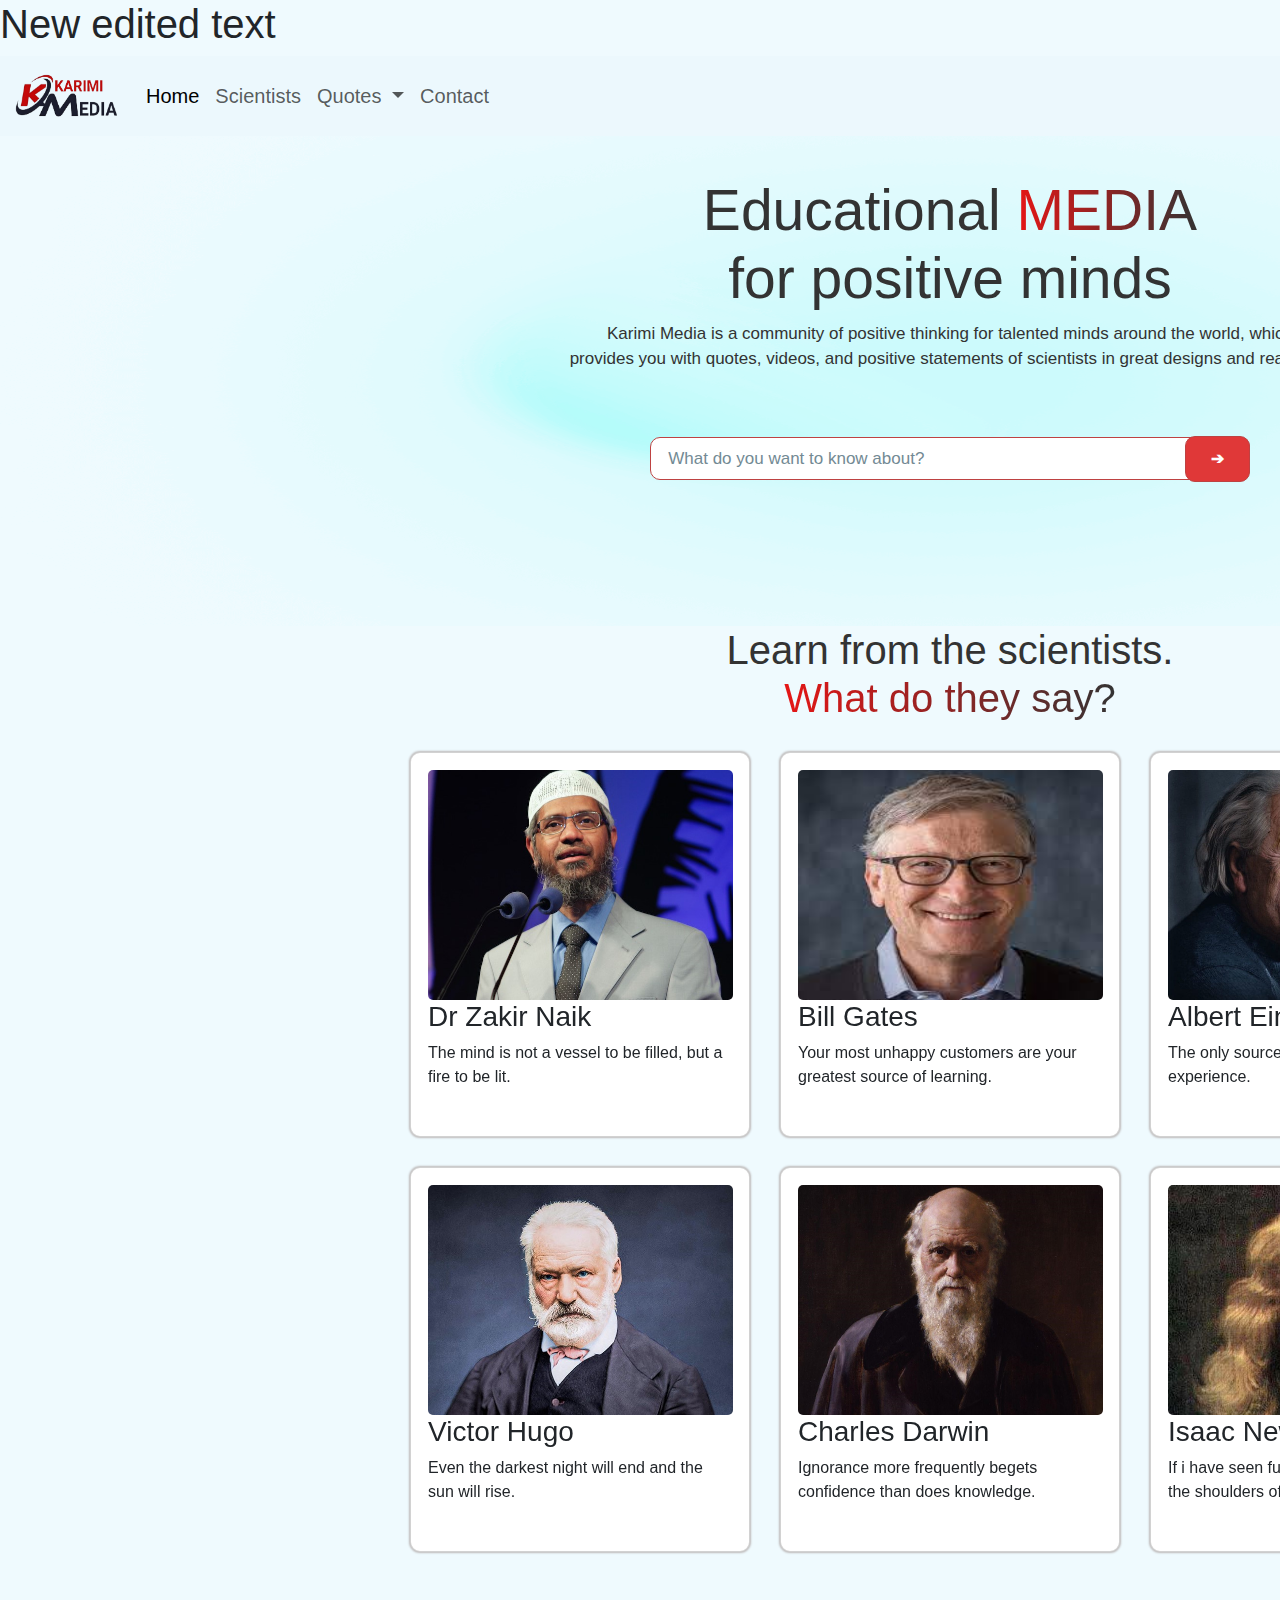
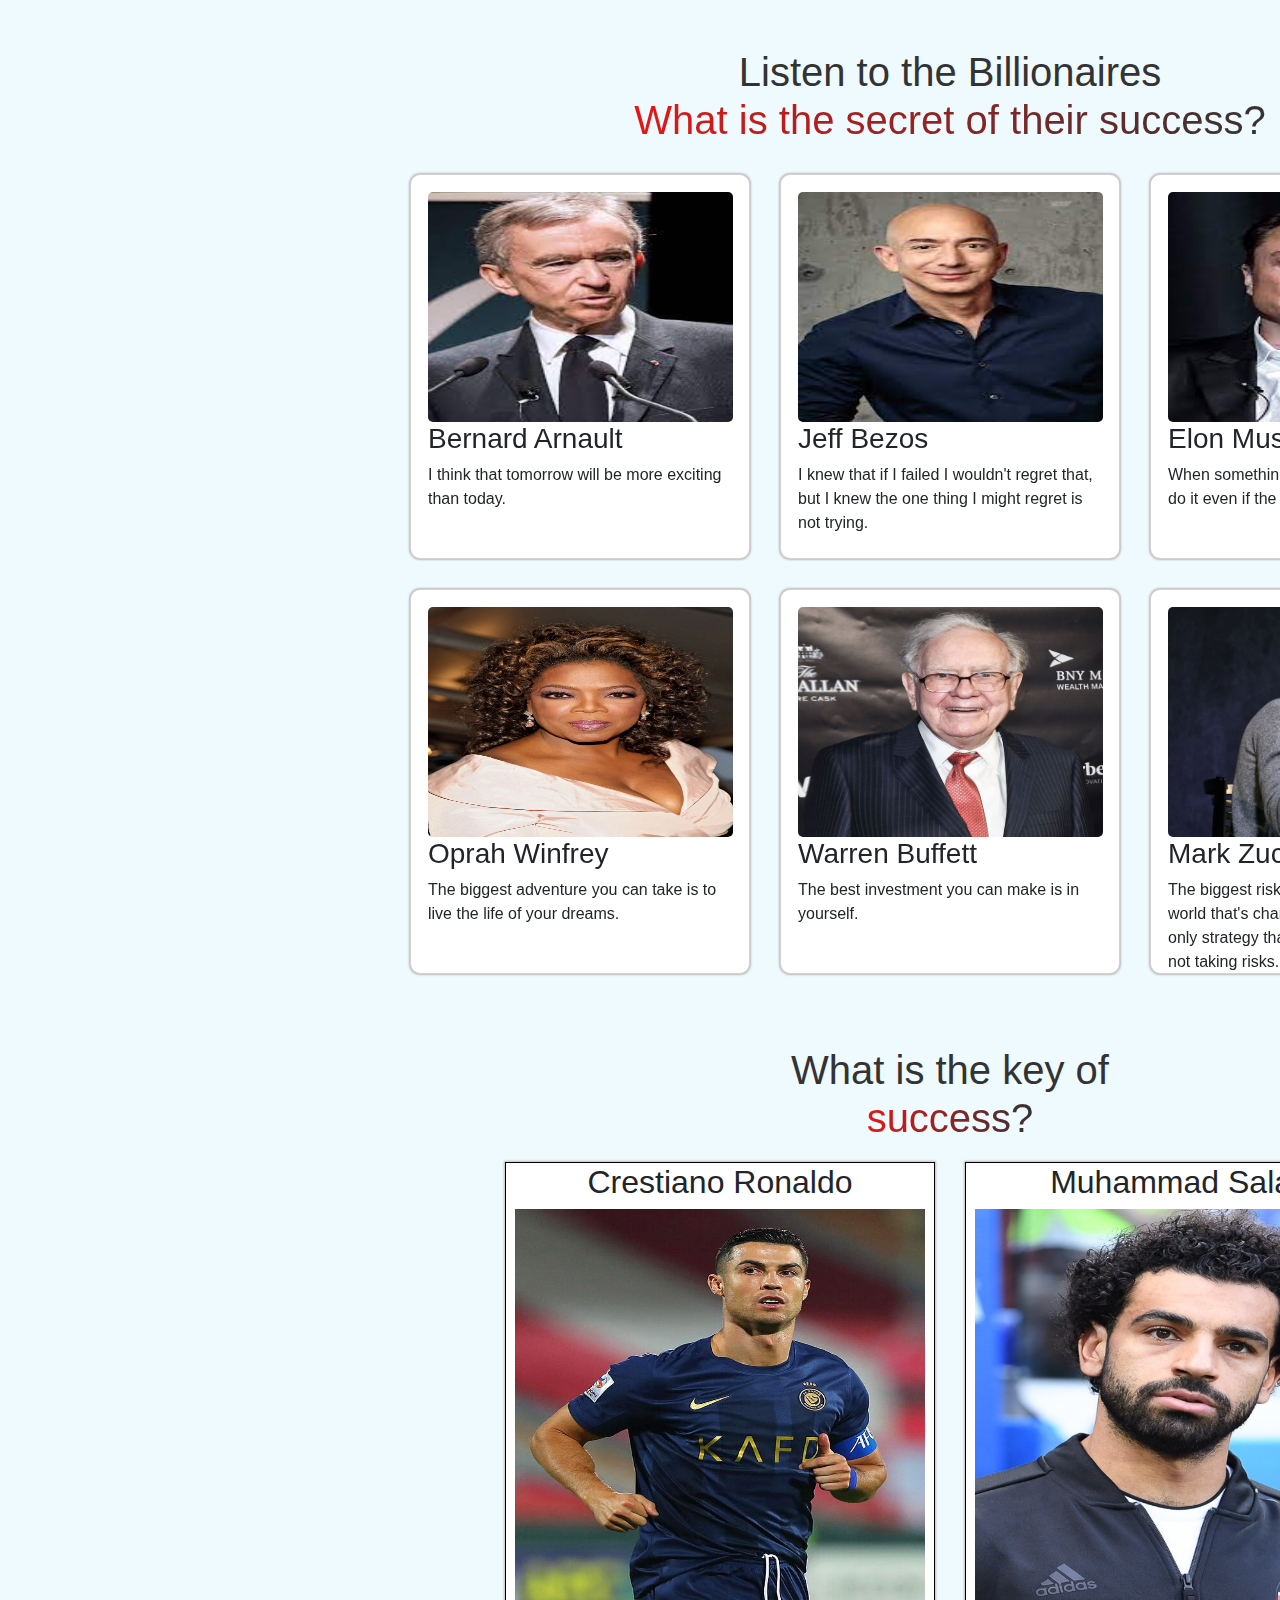
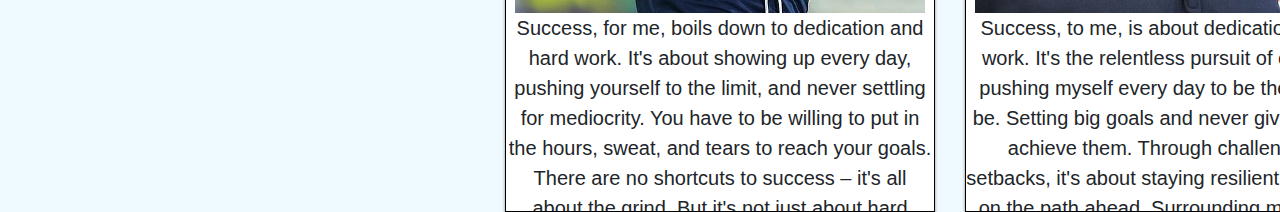
<file: index.html>
<!DOCTYPE html>
<html lang="en">
  <head>
    <link rel="stylesheet" href="https://cdn.jsdelivr.net/npm/bootstrap@5.3.3/dist/css/bootstrap.min.css">
    <meta charset="UTF-8" />
    <meta name="viewport" content="width=device-width, initial-scale=1.0" />
    <title>Document</title>
    <link rel="stylesheet" href="https://cdnjs.cloudflare.com/ajax/libs/font-awesome/6.5.1/css/all.min.css" integrity="sha512-DTOQO9RWCH3ppGqcWaEA1BIZOC6xxalwEsw9c2QQeAIftl+Vegovlnee1c9QX4TctnWMn13TZye+giMm8e2LwA==" crossorigin="anonymous" referrerpolicy="no-referrer" />
    <link rel="stylesheet" href="style.css" />
    <script src="https://cdn.jsdelivr.net/npm/@popperjs/core@2.11.8/dist/umd/popper.min.js" integrity="sha384-I7E8VVD/ismYTF4hNIPjVp/Zjvgyol6VFvRkX/vR+Vc4jQkC+hVqc2pM8ODewa9r" crossorigin="anonymous"></script>

  </head>
  <body>


    <div>
      <h1>New edited text</h1>
    </div>
    
    <div class="contianer">
    <!-- <nav>
      <div style="display: flex" class="logo">
        <img
          src="images/Karimi Media logo.png"
          width="110px"
          height="73px"
          alt=""
        />
        <p style="font-size: 23px; margin-left: -6px">
          <strong><span style="color: #c3090a">KARIMI</span> MEDIA</strong>
        </p>
        <button id="light_btn"><i class="fa-solid fa-sun"></i></button>
      </div>
        

    <p class="dark_btn light_btn"><i class="fa-solid fa-moon"></i></p>
      <ul>
        <li><a href="#">Home</a></li>
        <li><a href="#">About</a></li>
        <li><a href="#">Services</a></li>
        <li><a href="#">Contact</a></li>
      </ul>
    </nav> -->

    <div id="home"></div>

    <nav class="navbar navbar-expand-lg ">
      <div class="container-fluid">
        <a class="navbar-brand" href="#home"><img
          src="images/karimi_media_logo.png"
          width="110px"
          height="57px"
          alt="Website logo"
        /></a>
        <button class="navbar-toggler" type="button" data-bs-toggle="collapse" data-bs-target="#navbarSupportedContent" aria-controls="navbarSupportedContent" aria-expanded="false" aria-label="Toggle navigation">
          <span class="navbar-toggler-icon"></span>
        </button>
        <div class="collapse navbar-collapse" id="navbarSupportedContent">
          <ul class="navbar-nav me-auto mb-2 mb-lg-0">
            <li class="nav-item">
              <a class="nav-link active" aria-current="page" href="#">Home</a>
            </li>
            <li class="nav-item">
              <a class="nav-link" href="#scientists">Scientists</a>
            </li>
            <li class="nav-item dropdown">
              <a class="nav-link dropdown-toggle" href="" role="button" data-bs-toggle="dropdown" aria-expanded="false">
                Quotes
              </a>
              <ul class="dropdown-menu">
                <li><a class="dropdown-item" href="positive_statements.html">Positive statements</a></li>
                <li><a class="dropdown-item" href="quotes.html">!00 Positive Quotes</a></li>
                <li><a class="dropdown-item" href="#billionaires">What Billionaires say?</a></li>
                <li><a class="dropdown-item" href="#successfull_people">Key of Success</a></li>
              </ul>
            </li>
            <li class="nav-item">
              <a class="nav-link" aria-disabled="true">Contact</a>
            </li>
          </ul>
          <form class="d-flex" role="search">
            <input class="form-control me-2" type="search" placeholder="Search" aria-label="Search">
            <button class="btn btn-outline-success" type="submit">Search</button>
          </form>
        </div>
      </div>
    </nav>




    <section id="hero_section">

<!-- <button class="alllert" onclick="customAlert()">Alert</button> -->

      <h1 style="font-size: 57px; color: rgb(51, 51, 51)">
        Educational
        <span
          style="
            background: linear-gradient(90deg, #e51616, rgb(51, 51, 51));
            -webkit-background-clip: text;
            color: transparent;
          "
          >MEDIA</span
        >
        <br />
        for positive minds
      </h1>
      <p style="color: rgb(51, 51, 51); font-size: 17px">
        <!-- Karimi Media is a community of positive thinking for talented minds all
        over the world <br />
        to share usefull and short texts and videos in the best and readable
        designs -->
        Karimi Media is a community of positive thinking for talented minds around the world, which <br> provides you with quotes, videos, and positive statements of scientists in great designs and readable.
      </p>
      <br /><br />
      <div class="input_div">
        <input
          type="text"
          class="input"
          placeholder="What do you want to know about?"
          required
        />
        <button class="input_submit"><strong>➔</strong></button>
      </div>

      <br /><br /><br /><br /><br /><br />
    </section>

    <section id="scientists" class="card_section">
      <h2 style="font-size: 40px; color: rgb(51, 51, 51)">
        Learn from the scientists. <br> <span style="
        background: linear-gradient(90deg, #e51616, rgb(51, 51, 51));
        -webkit-background-clip: text;
        color: transparent;"">What do they say?</span>
      </h2>

      

      <div class="cards">
        <!-- card1 -->
        <div class="card">
            <img class="card-img" src="images/dr zakir naik.jpg" alt="Dr Zakir Naik image">
            <h3>Dr Zakir Naik</h3>
            <p>The mind is not a vessel to be filled, but a fire to be lit.</p>
        </div>

        <!-- card2 -->
        <div class="card">
            <img class="card-img" src="images/bil gates.jpeg" alt="Bil Gates image">
            <h3>Bill Gates</h3>
            <p>Your most unhappy customers are your greatest source of learning.</p>
        </div>

        <!-- card3 -->
        <div class="card">
            <img class="card-img" src="images/albert anestein.jpeg" alt="Albert Einstein image">
            <h3>Albert Einsteint</h3>
            <p>The only source of knowledge is experience.</p>
        </div>

      </div>


      <div class="cards">
        <!-- card4 -->
        <div class="card">
            <img class="card-img" src="images/Victor-Hugo.jpg" alt="Victor Hugo image">
            <h3>Victor Hugo</h3>
            <p>Even the darkest night will end and the sun will rise.</p>
        </div>

        <!-- card5 -->
        <div class="card">
            <img class="card-img" src="images/charles darwin.jpg" alt="Charles Darwin image">
            <h3>Charles Darwin</h3>
            <p>Ignorance more frequently begets confidence than does knowledge.</p>
        </div>

        <!-- card6 -->
        <div class="card">
            <img class="card-img" src="images/newton.jpg" alt="Issac Newton image">
            <h3>Isaac Newton</h3>
            <p>If i have seen further it is by standing on the shoulders of giants.</p>
        </div>
      </div>

      <br>
    </section>

    <br><br>

    
    <br>


<section id="billionaires" class="card_section">


  <h2 style="font-size: 40px; color: rgb(51, 51, 51)">
    Listen to the Billionaires <br> <span style="
    background: linear-gradient(90deg, #e51616, rgb(51, 51, 51));
    -webkit-background-clip: text;
    color: transparent;"">What is the secret of their success?</span>
  </h2>



    
    <div class="cards">
      <!-- card1 -->
      <div class="custom-tooltip card">
        <div class="tooltip-content">Chairman and CEO of LVMH Mobet Hennessy Louis Vuitton SE.</div>
          <img class="card-img" src="images/bernard arnault.jpg" alt="Bernard Arnault image">
          <h3>Bernard Arnault</h3>
          <p>I think that tomorrow will be more exciting than today.</p>
      </div>

      <!-- card2 -->
      <div class="custom-tooltip card">
        <div class="tooltip-content">Founder and formor CEO of Amazon, and currently Executive Chairman of Amazon.</div>
          <img class="card-img" src="images/jeff bezos.jpg" alt="Jeff Bezos image">
          <h3>Jeff Bezos</h3>
          <p>I knew that if I failed I wouldn't regret that, but I knew the one thing I might regret is not trying.</p>
      </div>

      <!-- card3 -->
      <div class="custom-tooltip card">
        <div class="tooltip-content">Entrepreneur and CEO of SpaceX, Tasla, Inc., Neuralink, and The Boring Company.</div>
          <img class="card-img" src="images/Elon musk.jpg" alt="Elon Musk image">
          <h3>Elon Musk</h3>
          <p>When something is important enough, you do it even if the odds are not in your favor.</p>
      </div>

    </div>


    <div class="cards">
      <!-- card4 -->
      <div class="custom-tooltip card">
        <div class="tooltip-content">Media mogul, television host, actress, producer, and philanthropist.</div>
          <img class="card-img" src="images/Oprah-Winfrey.webp" alt="Oprah Winfrey image">
          <h3>Oprah Winfrey</h3>
          <p>The biggest adventure you can take is to live the life of your dreams.</p>
      </div>

      <!-- card5 -->
      <div class="custom-tooltip card">
        <div class="tooltip-content">Chairman and CEO of berkshire Hathaway, renowned investor, and philanthropist.</div>
          <img class="card-img" src="images/warren buffett.jpg" alt="Warren Buffett image">
          <h3>Warren Buffett</h3>
          <p>The best investment you can make is in yourself.</p>
      </div>

      <!-- card6 -->
      <div class="custom-tooltip card">
        <div class="tooltip-content">Co-founder <br> and CEO of <br> Facebook.</div>
          <img class="card-img" src="images/Mark-Zuckerberg.jpg" alt="Mark Zuckerberg image">
          <h3>Mark Zuckerberg</h3>
          <p>The biggest risk is not taking any risk. in a world that's changing really quickly, the only strategy that is guaranteed to fail is not taking risks.</p>
      </div>
    </div>




</section>



<br><br>

    
<br>




<section id="successfull_people" class="card_section">


  <h2 style="font-size: 40px; color: rgb(51, 51, 51)">
    What is the key of <br> <span style="
    background: linear-gradient(90deg, #e51616, rgb(51, 51, 51));
    -webkit-background-clip: text;
    color: transparent;"">success?</span>
  </h2>



    
    <div class="cards">
      <!-- card1 -->

      <div class="key_of_success">
        <h2>Crestiano Ronaldo</h2>
        <img class="key_card_img" src="images/crestiano_ronaldo.jpg" width="430" height="404" alt="Crestiano Ronaldo image">
        <p>Success, for me, boils down to dedication and hard work. It's about showing up every day, pushing yourself to the limit, and never settling for mediocrity. You have to be willing to put in the hours, sweat, and tears to reach your goals. There are no shortcuts to success – it's all about the grind.

          But it's not just about hard work; it's also about having a clear vision and chasing after it relentlessly. You need to set big goals and then go after them with everything you've got. And when things get tough – and they will – you have to stay positive, stay resilient, and keep pushing forward. Surround yourself with a strong team, lean on them for support, and together, you can achieve greatness. That's been my formula for success, and it's what I believe in.</p>
      </div>

      <div class="key_of_success">
        <h2>Muhammad Salah</h2>
        <img class="key_card_img" src="images/muhammad_salah.jpg" alt="Muhammad Salah image">
        <p>Success, to me, is about dedication and hard work. It's the relentless pursuit of excellence, pushing myself every day to be the best I can be. Setting big goals and never giving up until I achieve them. Through challenges and setbacks, it's about staying resilient and focused on the path ahead.

          Surrounding myself with a supportive team, leaning on them for strength and encouragement, is crucial. Together, we strive for greatness, pushing each other to new heights. Despite any doubts or obstacles, I remain committed to my vision, knowing that with perseverance and determination, anything is possible. That's my approach to success.</p>
      </div>

    </div>



</section>










</div>


<script src="script.js"></script>

<script src="https://cdn.jsdelivr.net/npm/bootstrap@5.3.3/dist/js/bootstrap.min.js" integrity="sha384-0pUGZvbkm6XF6gxjEnlmuGrJXVbNuzT9qBBavbLwCsOGabYfZo0T0to5eqruptLy" crossorigin="anonymous"></script>
  </body>
</html>
</file>
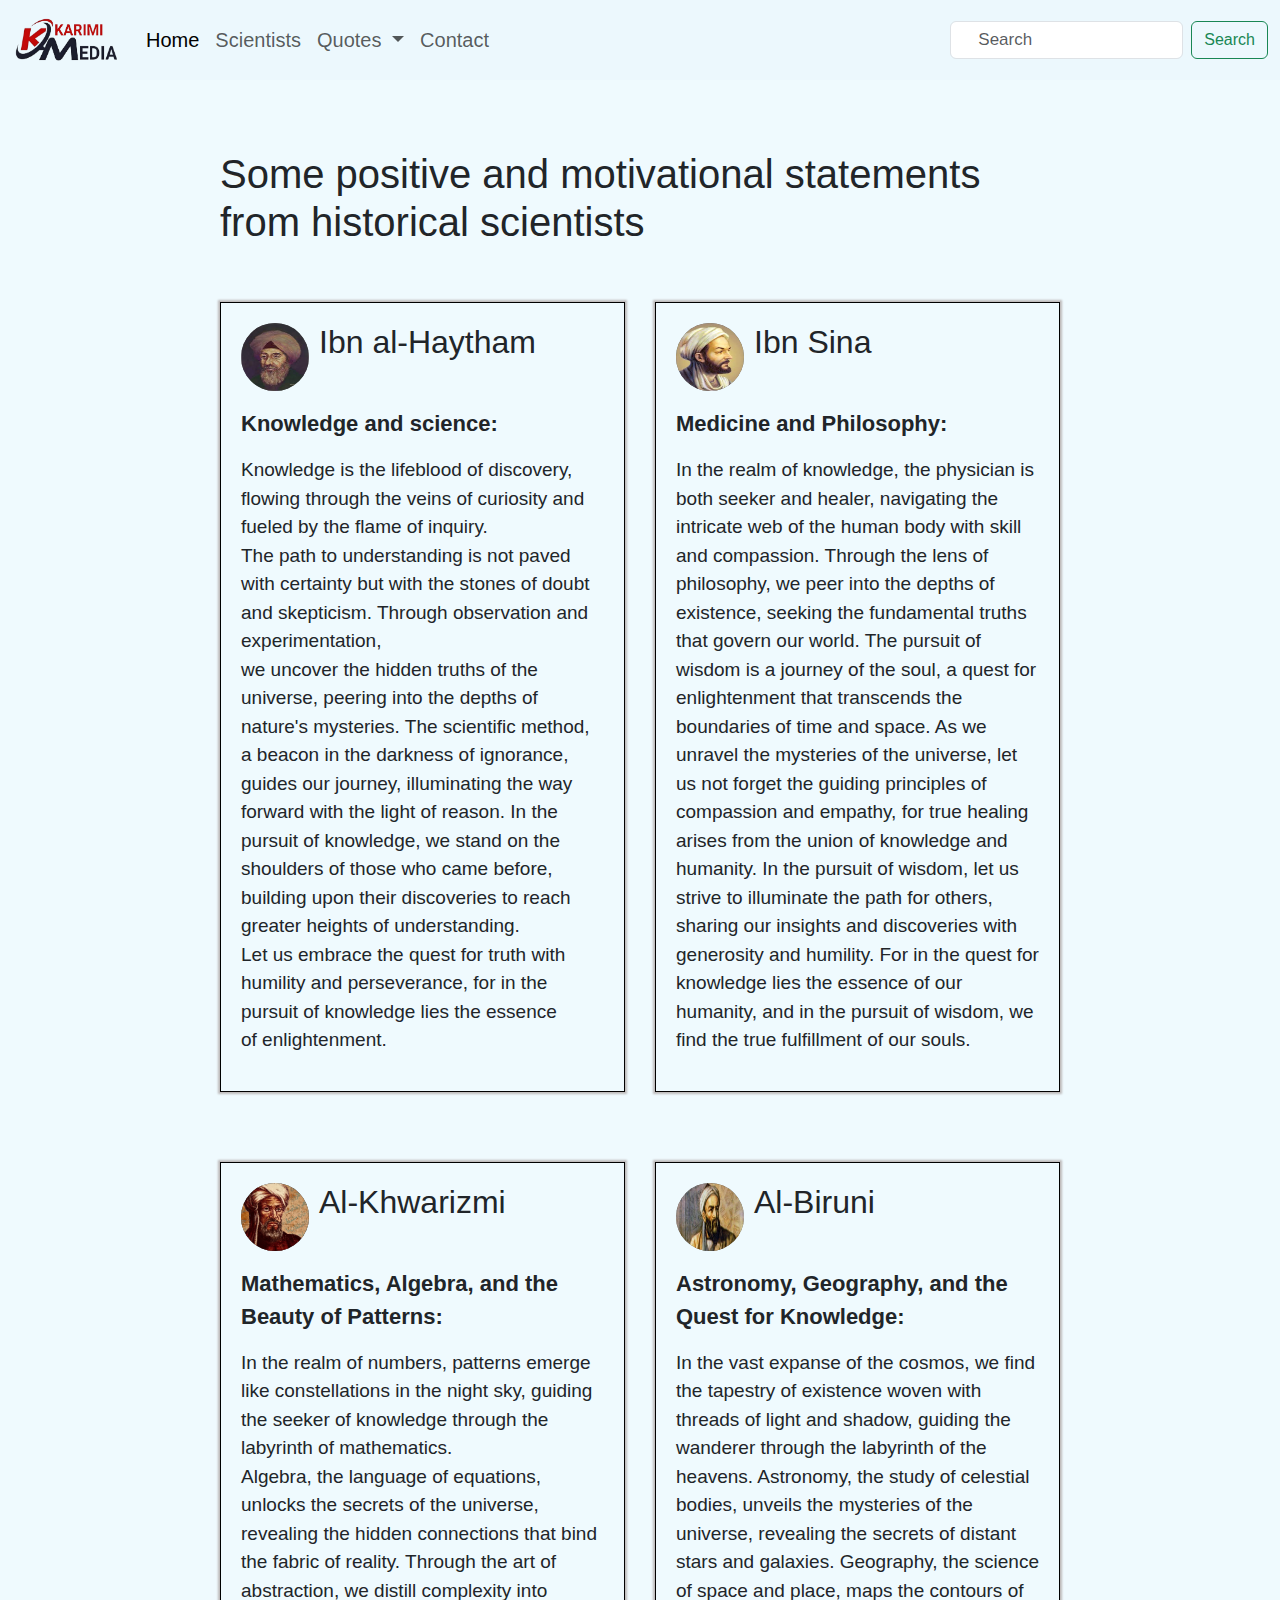
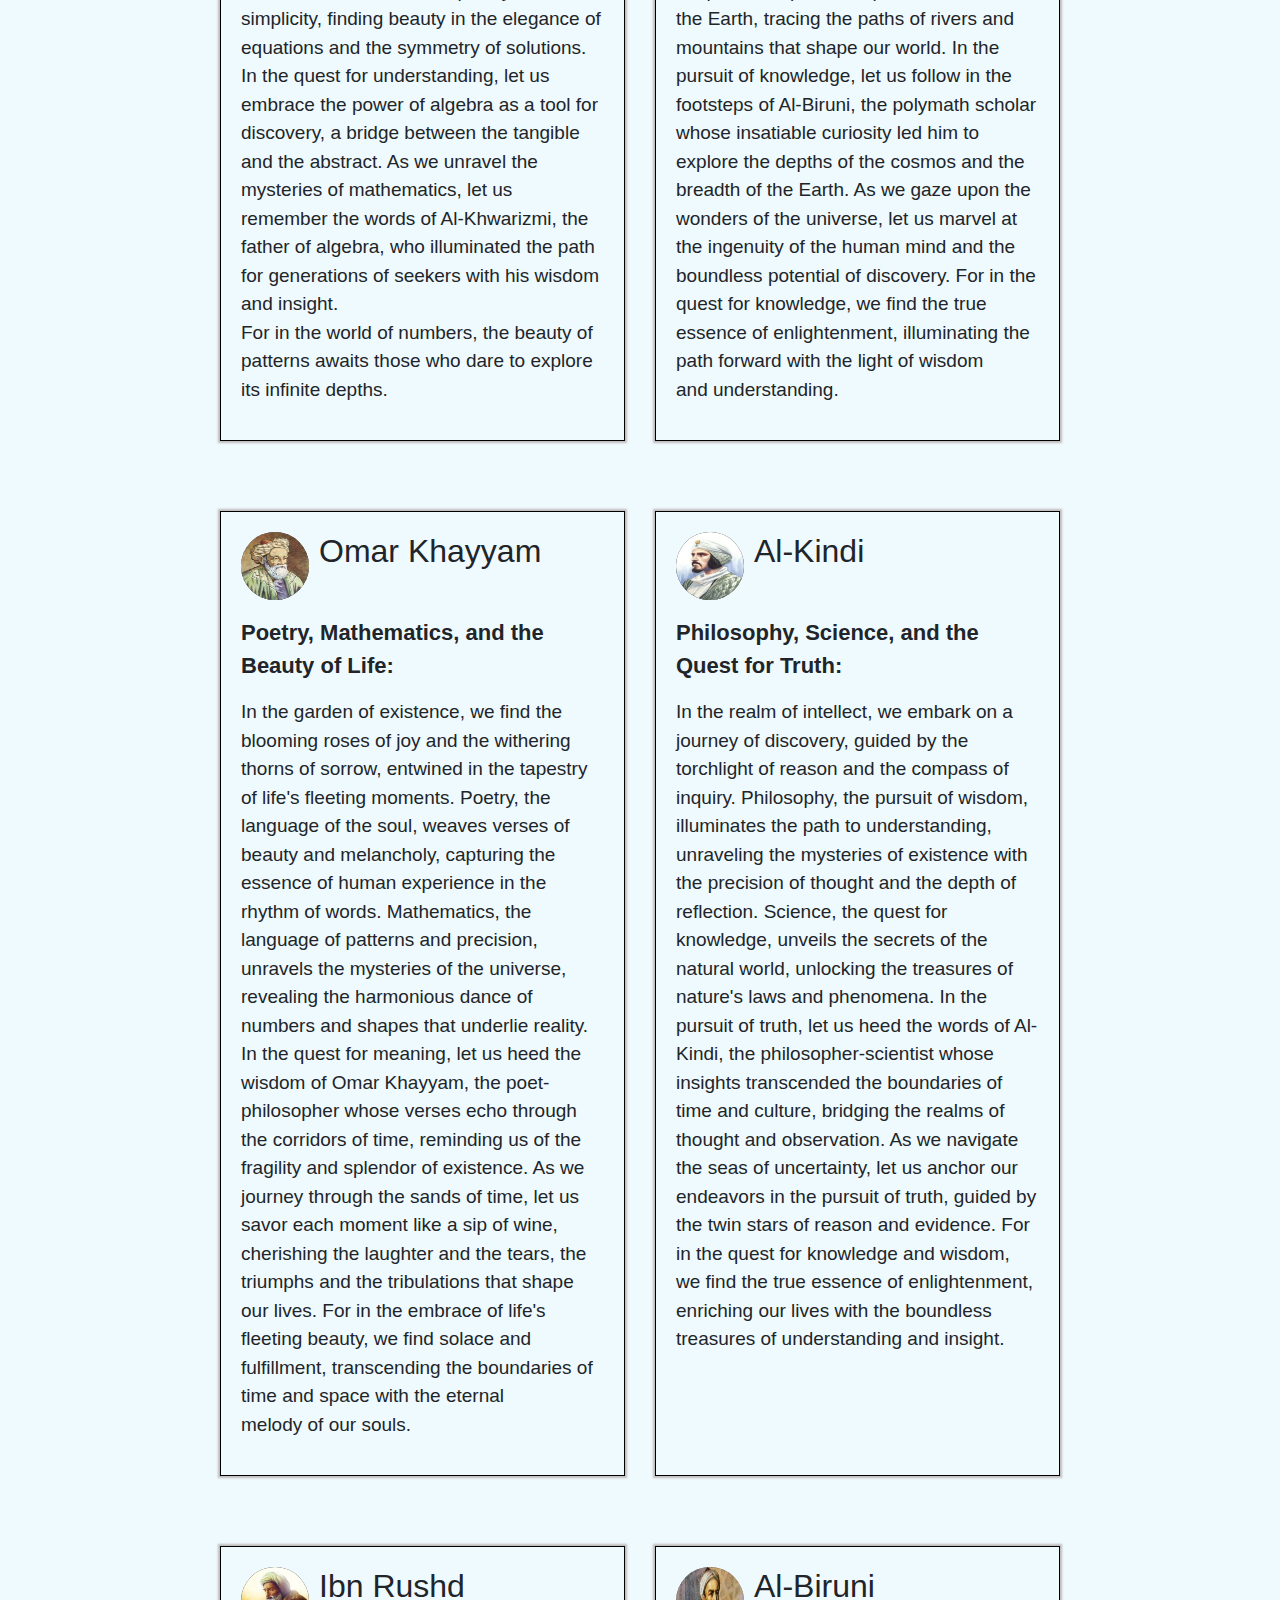
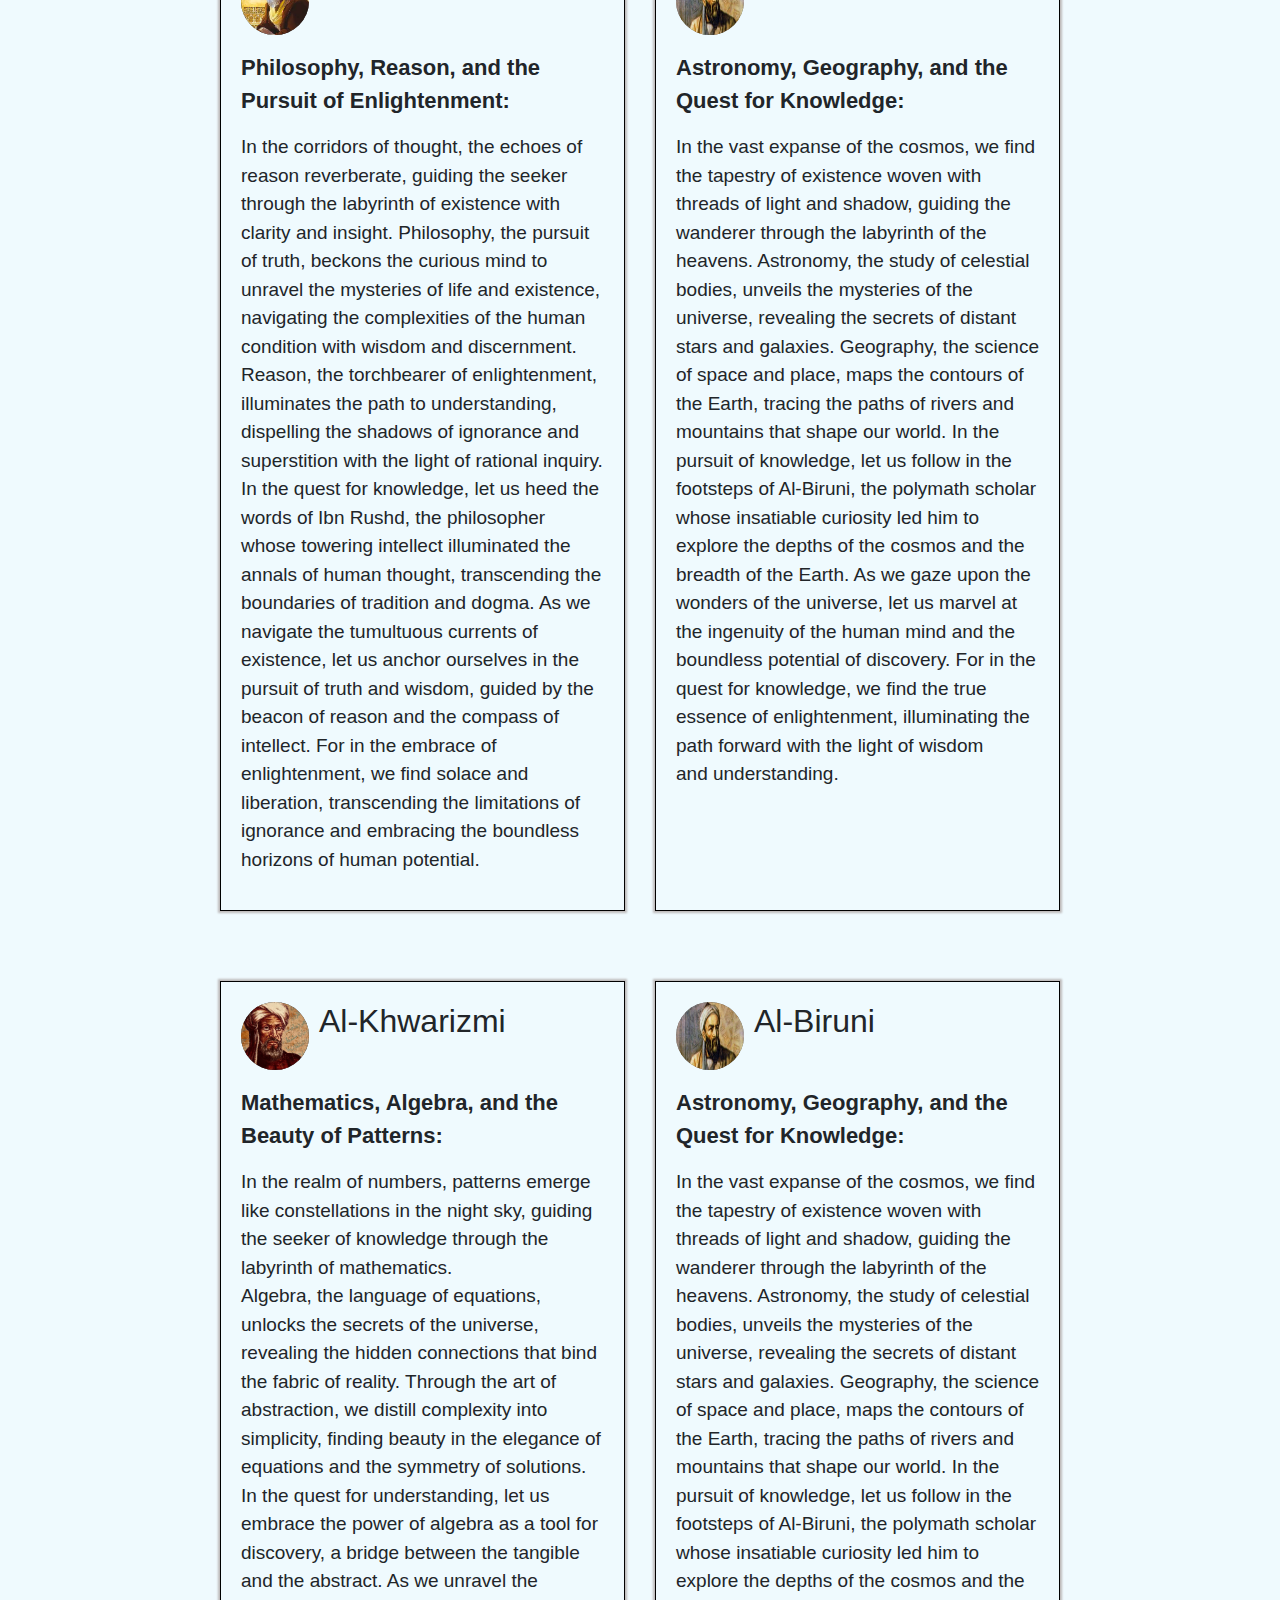
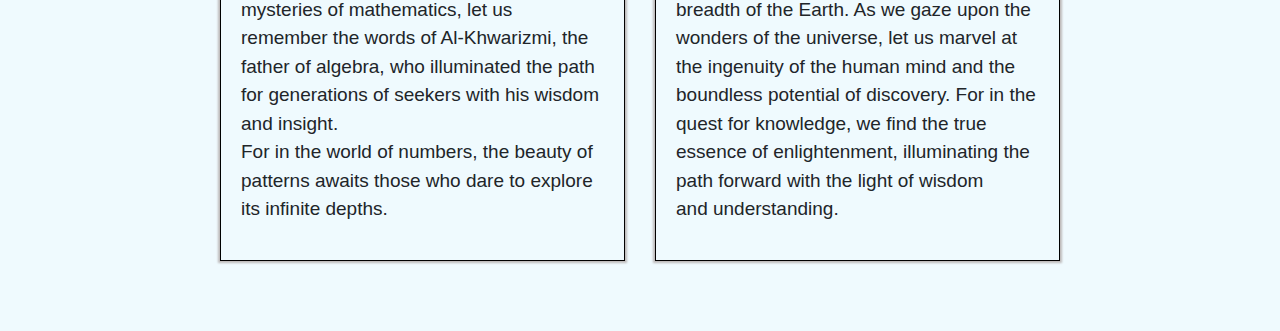
<file: positive_statements.html>
<!DOCTYPE html>
<html lang="en">
  <head>
    <link rel="stylesheet" href="https://cdn.jsdelivr.net/npm/bootstrap@5.3.3/dist/css/bootstrap.min.css">
    <meta charset="UTF-8" />
    <meta name="viewport" content="width=device-width, initial-scale=1.0" />
    <title>Document</title>
    <link rel="stylesheet" href="https://cdnjs.cloudflare.com/ajax/libs/font-awesome/6.5.1/css/all.min.css" integrity="sha512-DTOQO9RWCH3ppGqcWaEA1BIZOC6xxalwEsw9c2QQeAIftl+Vegovlnee1c9QX4TctnWMn13TZye+giMm8e2LwA==" crossorigin="anonymous" referrerpolicy="no-referrer" />
    <link rel="stylesheet" href="style.css" />
    <script src="https://cdn.jsdelivr.net/npm/@popperjs/core@2.11.8/dist/umd/popper.min.js" integrity="sha384-I7E8VVD/ismYTF4hNIPjVp/Zjvgyol6VFvRkX/vR+Vc4jQkC+hVqc2pM8ODewa9r" crossorigin="anonymous"></script>
  </head>
  <body>

    <!-- <nav class="navbar navbar-expand-lg ">
        <div class="container-fluid">
          <a class="navbar-brand" href="index.html"><img
            src="images/karimi_media_logo.png"
            width="110px"
            height="57px"
            alt="Website logo"
          /></a>
          <button class="navbar-toggler" type="button" data-bs-toggle="collapse" data-bs-target="#navbarSupportedContent" aria-controls="navbarSupportedContent" aria-expanded="false" aria-label="Toggle navigation">
            <span class="navbar-toggler-icon"></span>
          </button>
          <div class="collapse navbar-collapse" id="navbarSupportedContent">
            <ul class="navbar-nav me-auto mb-2 mb-lg-0">
              <li class="nav-item">
                <a class="nav-link active" aria-current="page" href="#">Home</a>
              </li>
              <li class="nav-item">
                <a class="nav-link" href="index.html">Scientists</a>
              </li>
              <li class="nav-item dropdown">
                <a class="nav-link dropdown-toggle" href="#" role="button" data-bs-toggle="dropdown" aria-expanded="false">
                  Quotes
                </a>
                <ul class="dropdown-menu">
                  <li><a class="dropdown-item" href="positive_statements.html">Positive statements</a></li>
                  <li><a class="dropdown-item" href="quotes.html">!00 Positive Quotes</a></li>
                  <li><hr class="dropdown-divider"></li>
                  <li><a class="dropdown-item" href="#">What scientists say?</a></li>
                </ul>
              </li>
              <li class="nav-item">
                <a class="nav-link" aria-disabled="true">Contact</a>
              </li>
            </ul>
            <form class="d-flex" role="search">
              <input class="form-control me-2" type="search" placeholder="Search" aria-label="Search">
              <button class="btn btn-outline-success" type="submit">Search</button>
            </form>
          </div>
        </div>
      </nav> -->



      <nav class="navbar navbar-expand-lg ">
        <div class="container-fluid">
          <a class="navbar-brand" href="index.html#"><img
            src="images/karimi_media_logo.png"
            width="110px"
            height="57px"
            alt="Website logo"
          /></a>
          <button class="navbar-toggler" type="button" data-bs-toggle="collapse" data-bs-target="#navbarSupportedContent" aria-controls="navbarSupportedContent" aria-expanded="false" aria-label="Toggle navigation">
            <span class="navbar-toggler-icon"></span>
          </button>
          <div class="collapse navbar-collapse" id="navbarSupportedContent">
            <ul class="navbar-nav me-auto mb-2 mb-lg-0">
              <li class="nav-item">
                <a class="nav-link active" aria-current="page" href="#">Home</a>
              </li>
              <li class="nav-item">
                <a class="nav-link" href="index.html#scientists">Scientists</a>
              </li>
              <li class="nav-item dropdown">
                <a class="nav-link dropdown-toggle" href="" role="button" data-bs-toggle="dropdown" aria-expanded="false">
                  Quotes
                </a>
                <ul class="dropdown-menu">
                  <li><a class="dropdown-item" href="positive_statements.html">Positive statements</a></li>
                  <li><a class="dropdown-item" href="quotes.html">!00 Positive Quotes</a></li>
                  <li><a class="dropdown-item" href="index.html#billionaires">What Billionaires say?</a></li>
                  <li><a class="dropdown-item" href="index.html#successfull_people">Key of Success</a></li>
                </ul>
              </li>
              <li class="nav-item">
                <a class="nav-link" aria-disabled="true">Contact</a>
              </li>
            </ul>
            <form class="d-flex" role="search">
              <input class="form-control me-2" type="search" placeholder="Search" aria-label="Search">
              <button class="btn btn-outline-success" type="submit">Search</button>
            </form>
          </div>
        </div>
      </nav>
  


    <div id="contianer">

      <h1>Some positive and motivational statements from historical scientists</h1>
      <br><br>

       

      <div class="p_cards_parent">
        <div class="p_card">
          <div class="p_profile_name">
            <div class="profile">
              <img class="profile" src="images/Ibn al-Haytham.jpeg" alt="Ibn al-Haytham image" />
            </div>
            <h2>Ibn al-Haytham</h2>
          </div>
          <p>
            <p class="p_card_title"> Knowledge and science:</p>
            Knowledge is the lifeblood of discovery, flowing through the veins of curiosity and fueled by the flame of inquiry. <br> The path to understanding is not paved with certainty but with the stones of doubt and skepticism. Through observation and experimentation, <br> we uncover the hidden truths of the universe, peering into the depths of nature's mysteries. The scientific method, a beacon in the darkness of ignorance, guides our journey, illuminating the way forward with the light of reason. In the pursuit of knowledge, we stand on the shoulders of those who came before, building upon their discoveries to reach greater heights of understanding. <br> Let us embrace the quest for truth with humility and perseverance, for in the pursuit of knowledge lies the essence of enlightenment.
          </p>
        </div>

        <div class="p_card">
          <div class="p_profile_name">
            <div class="profile">
              <img class="profile" src="images/Ibn Sina.jpeg" alt="Ibn Sina image" />
            </div>
            <h2>Ibn Sina</h2>
          </div>
          <p>
            <p class="p_card_title"> Medicine and Philosophy:</p>
            In the realm of knowledge, the physician is both seeker and healer, navigating the intricate web of the human body with skill and compassion. Through the lens of philosophy, we peer into the depths of existence, seeking the fundamental truths that govern our world. The pursuit of wisdom is a journey of the soul, a quest for enlightenment that transcends the boundaries of time and space. As we unravel the mysteries of the universe, let us not forget the guiding principles of compassion and empathy, for true healing arises from the union of knowledge and humanity. In the pursuit of wisdom, let us strive to illuminate the path for others, sharing our insights and discoveries with generosity and humility. For in the quest for knowledge lies the essence of our humanity, and in the pursuit of wisdom, we find the true fulfillment of our souls.
          </p>
        </div>
      </div>


      <div class="p_cards_parent">
        <div class="p_card">
          <div class="p_profile_name">
            <div class="profile">
              <img class="profile" src="images/al-khawarizmi.png" alt="Al-Khawarizmi image" />
            </div>
            <h2>Al-Khwarizmi</h2>
          </div>
          <p>
            <p class="p_card_title">Mathematics, Algebra, and the Beauty of Patterns:</p>
            In the realm of numbers, patterns emerge like constellations in the night sky, guiding the seeker of knowledge through the labyrinth of mathematics. <br> Algebra, the language of equations, unlocks the secrets of the universe, revealing the hidden connections that bind the fabric of reality. Through the art of abstraction, we distill complexity into simplicity, finding beauty in the elegance of equations and the symmetry of solutions. <br> In the quest for understanding, let us embrace the power of algebra as a tool for discovery, a bridge between the tangible and the abstract. As we unravel the mysteries of mathematics, let us remember the words of Al-Khwarizmi, the father of algebra, who illuminated the path for generations of seekers with his wisdom and insight. <br> For in the world of numbers, the beauty of patterns awaits those who dare to explore its infinite depths.
          </p>
        </div>

        <div class="p_card">
          <div class="p_profile_name">
            <div class="profile">
              <img class="profile" src="images/al-biruni.jpg" alt="Al-Biruni image" />
            </div>
            <h2>Al-Biruni</h2>
          </div>
          <p>
            <p class="p_card_title">Astronomy, Geography, and the Quest for Knowledge:</p>
            In the vast expanse of the cosmos, we find the tapestry of existence woven with threads of light and shadow, guiding the wanderer through the labyrinth of the heavens. Astronomy, the study of celestial bodies, unveils the mysteries of the universe, revealing the secrets of distant stars and galaxies. Geography, the science of space and place, maps the contours of the Earth, tracing the paths of rivers and mountains that shape our world. In the pursuit of knowledge, let us follow in the footsteps of Al-Biruni, the polymath scholar whose insatiable curiosity led him to explore the depths of the cosmos and the breadth of the Earth. As we gaze upon the wonders of the universe, let us marvel at the ingenuity of the human mind and the boundless potential of discovery. For in the quest for knowledge, we find the true essence of enlightenment, illuminating the path forward with the light of wisdom and understanding.
          </p>
        </div>
      </div>




      <div class="p_cards_parent">
        <div class="p_card">
          <div class="p_profile_name">
            <div class="profile">
              <img class="profile" src="images/omar khayyam.jpeg" alt="Omar Khayyam image" />
            </div>
            <h2>Omar Khayyam</h2>
          </div>
          <p>
            <p class="p_card_title">Poetry, Mathematics, and the Beauty of Life:</p>
            In the garden of existence, we find the blooming roses of joy and the withering thorns of sorrow, entwined in the tapestry of life's fleeting moments. Poetry, the language of the soul, weaves verses of beauty and melancholy, capturing the essence of human experience in the rhythm of words. Mathematics, the language of patterns and precision, unravels the mysteries of the universe, revealing the harmonious dance of numbers and shapes that underlie reality. In the quest for meaning, let us heed the wisdom of Omar Khayyam, the poet-philosopher whose verses echo through the corridors of time, reminding us of the fragility and splendor of existence. As we journey through the sands of time, let us savor each moment like a sip of wine, cherishing the laughter and the tears, the triumphs and the tribulations that shape our lives. For in the embrace of life's fleeting beauty, we find solace and fulfillment, transcending the boundaries of time and space with the eternal melody of our souls.
          </p>
        </div>

        <div class="p_card">
          <div class="p_profile_name">
            <div class="profile">
              <img class="profile" src="images/al-kindi.jpg" alt="Al-Kindi image" />
            </div>
            <h2>Al-Kindi</h2>
          </div>
          <p>
            <p class="p_card_title">Philosophy, Science, and the Quest for Truth:</p>
            In the realm of intellect, we embark on a journey of discovery, guided by the torchlight of reason and the compass of inquiry. Philosophy, the pursuit of wisdom, illuminates the path to understanding, unraveling the mysteries of existence with the precision of thought and the depth of reflection. Science, the quest for knowledge, unveils the secrets of the natural world, unlocking the treasures of nature's laws and phenomena. In the pursuit of truth, let us heed the words of Al-Kindi, the philosopher-scientist whose insights transcended the boundaries of time and culture, bridging the realms of thought and observation. As we navigate the seas of uncertainty, let us anchor our endeavors in the pursuit of truth, guided by the twin stars of reason and evidence. For in the quest for knowledge and wisdom, we find the true essence of enlightenment, enriching our lives with the boundless treasures of understanding and insight.
          </p>
        </div>
      </div>



      <div class="p_cards_parent">
        <div class="p_card">
          <div class="p_profile_name">
            <div class="profile">
              <img class="profile" src="images/Ibn rushd.jpeg" alt="Ibn Rushd image" />
            </div>
            <h2>Ibn Rushd</h2>
          </div>
          <p>
            <p class="p_card_title">Philosophy, Reason, and the Pursuit of Enlightenment:</p>
            In the corridors of thought, the echoes of reason reverberate, guiding the seeker through the labyrinth of existence with clarity and insight. Philosophy, the pursuit of truth, beckons the curious mind to unravel the mysteries of life and existence, navigating the complexities of the human condition with wisdom and discernment. Reason, the torchbearer of enlightenment, illuminates the path to understanding, dispelling the shadows of ignorance and superstition with the light of rational inquiry. In the quest for knowledge, let us heed the words of Ibn Rushd, the philosopher whose towering intellect illuminated the annals of human thought, transcending the boundaries of tradition and dogma. As we navigate the tumultuous currents of existence, let us anchor ourselves in the pursuit of truth and wisdom, guided by the beacon of reason and the compass of intellect. For in the embrace of enlightenment, we find solace and liberation, transcending the limitations of ignorance and embracing the boundless horizons of human potential.
          </p>
        </div>

        <div class="p_card">
          <div class="p_profile_name">
            <div class="profile">
              <img class="profile" src="images/al-biruni.jpg" alt="" />
            </div>
            <h2>Al-Biruni</h2>
          </div>
          <p>
            <p class="p_card_title">Astronomy, Geography, and the Quest for Knowledge:</p>
            In the vast expanse of the cosmos, we find the tapestry of existence woven with threads of light and shadow, guiding the wanderer through the labyrinth of the heavens. Astronomy, the study of celestial bodies, unveils the mysteries of the universe, revealing the secrets of distant stars and galaxies. Geography, the science of space and place, maps the contours of the Earth, tracing the paths of rivers and mountains that shape our world. In the pursuit of knowledge, let us follow in the footsteps of Al-Biruni, the polymath scholar whose insatiable curiosity led him to explore the depths of the cosmos and the breadth of the Earth. As we gaze upon the wonders of the universe, let us marvel at the ingenuity of the human mind and the boundless potential of discovery. For in the quest for knowledge, we find the true essence of enlightenment, illuminating the path forward with the light of wisdom and understanding.
          </p>
        </div>
      </div>



      <div class="p_cards_parent">
        <div class="p_card">
          <div class="p_profile_name">
            <div class="profile">
              <img class="profile" src="images/al-khawarizmi.png" alt="" />
            </div>
            <h2>Al-Khwarizmi</h2>
          </div>
          <p>
            <p class="p_card_title">Mathematics, Algebra, and the Beauty of Patterns:</p>
            In the realm of numbers, patterns emerge like constellations in the night sky, guiding the seeker of knowledge through the labyrinth of mathematics. <br> Algebra, the language of equations, unlocks the secrets of the universe, revealing the hidden connections that bind the fabric of reality. Through the art of abstraction, we distill complexity into simplicity, finding beauty in the elegance of equations and the symmetry of solutions. <br> In the quest for understanding, let us embrace the power of algebra as a tool for discovery, a bridge between the tangible and the abstract. As we unravel the mysteries of mathematics, let us remember the words of Al-Khwarizmi, the father of algebra, who illuminated the path for generations of seekers with his wisdom and insight. <br> For in the world of numbers, the beauty of patterns awaits those who dare to explore its infinite depths.
          </p>
        </div>

        <div class="p_card">
          <div class="p_profile_name">
            <div class="profile">
              <img class="profile" src="images/al-biruni.jpg" alt="" />
            </div>
            <h2>Al-Biruni</h2>
          </div>
          <p>
            <p class="p_card_title">Astronomy, Geography, and the Quest for Knowledge:</p>
            In the vast expanse of the cosmos, we find the tapestry of existence woven with threads of light and shadow, guiding the wanderer through the labyrinth of the heavens. Astronomy, the study of celestial bodies, unveils the mysteries of the universe, revealing the secrets of distant stars and galaxies. Geography, the science of space and place, maps the contours of the Earth, tracing the paths of rivers and mountains that shape our world. In the pursuit of knowledge, let us follow in the footsteps of Al-Biruni, the polymath scholar whose insatiable curiosity led him to explore the depths of the cosmos and the breadth of the Earth. As we gaze upon the wonders of the universe, let us marvel at the ingenuity of the human mind and the boundless potential of discovery. For in the quest for knowledge, we find the true essence of enlightenment, illuminating the path forward with the light of wisdom and understanding.
          </p>
        </div>
      </div>



    </div>


<script src="https://cdn.jsdelivr.net/npm/bootstrap@5.3.3/dist/js/bootstrap.min.js" integrity="sha384-0pUGZvbkm6XF6gxjEnlmuGrJXVbNuzT9qBBavbLwCsOGabYfZo0T0to5eqruptLy" crossorigin="anonymous"></script>
  </body>
</html>
</file>
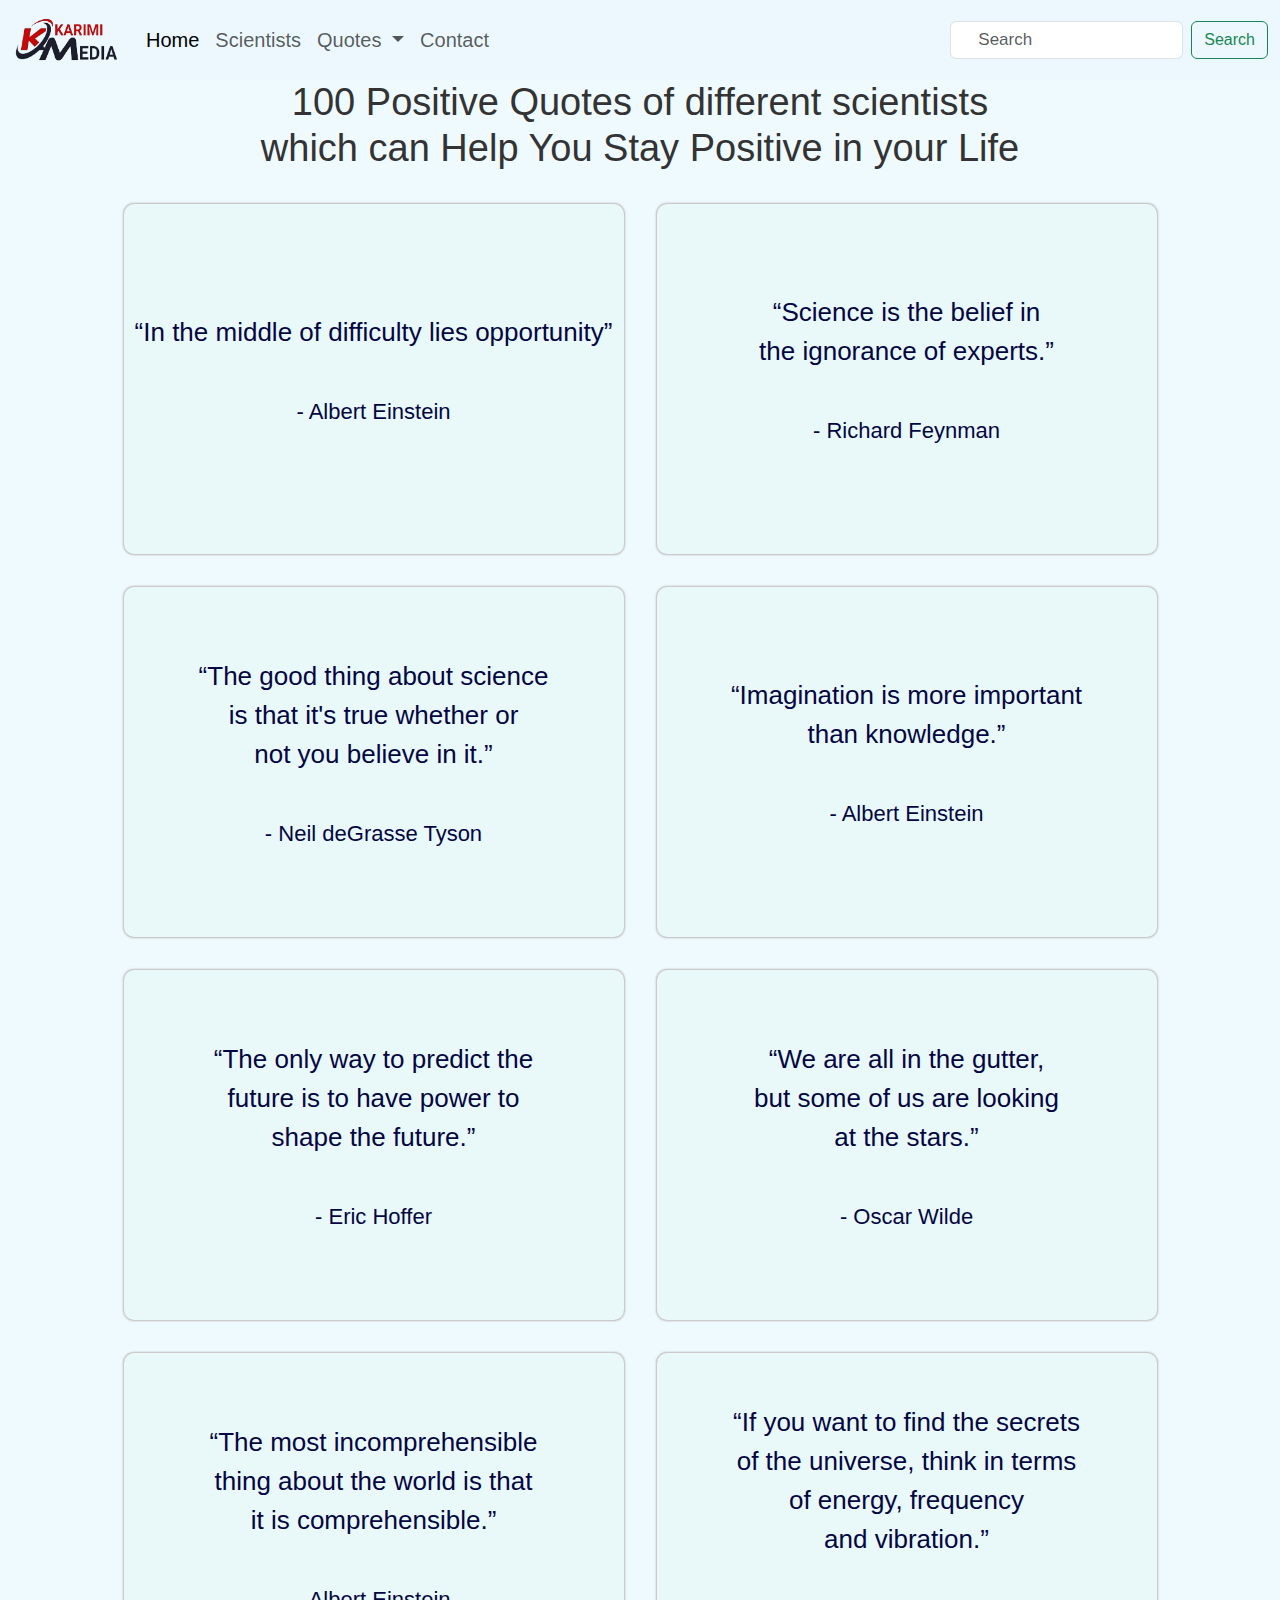
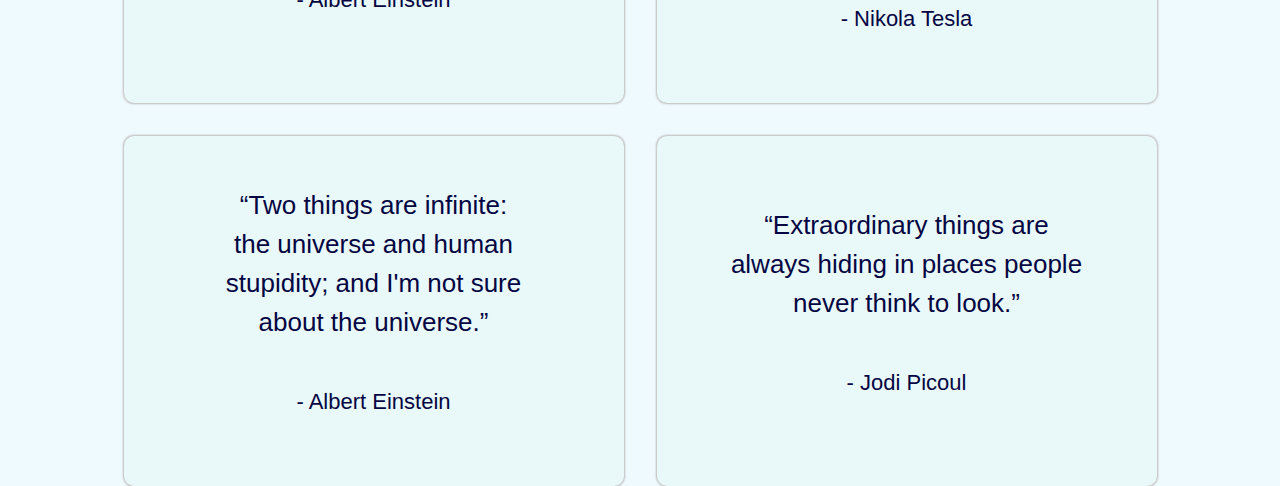
<file: quotes.html>
<!DOCTYPE html>
<html lang="en">
  <head>
    <link
      rel="stylesheet"
      href="https://cdn.jsdelivr.net/npm/bootstrap@5.3.3/dist/css/bootstrap.min.css"
    />
    <meta charset="UTF-8" />
    <meta name="viewport" content="width=device-width, initial-scale=1.0" />
    <title>Document</title>
    <link
      rel="stylesheet"
      href="https://cdnjs.cloudflare.com/ajax/libs/font-awesome/6.5.1/css/all.min.css"
      integrity="sha512-DTOQO9RWCH3ppGqcWaEA1BIZOC6xxalwEsw9c2QQeAIftl+Vegovlnee1c9QX4TctnWMn13TZye+giMm8e2LwA=="
      crossorigin="anonymous"
      referrerpolicy="no-referrer"
    />
    <link rel="stylesheet" href="style.css" />
    <script
      src="https://cdn.jsdelivr.net/npm/@popperjs/core@2.11.8/dist/umd/popper.min.js"
      integrity="sha384-I7E8VVD/ismYTF4hNIPjVp/Zjvgyol6VFvRkX/vR+Vc4jQkC+hVqc2pM8ODewa9r"
      crossorigin="anonymous"
    ></script>
  </head>
  <body>
    <nav class="navbar navbar-expand-lg">
      <div class="container-fluid">
        <a class="navbar-brand" href="index.html#"
          ><img
            src="images/karimi_media_logo.png"
            width="110px"
            height="57px"
            alt="Website logo"
        /></a>
        <button
          class="navbar-toggler"
          type="button"
          data-bs-toggle="collapse"
          data-bs-target="#navbarSupportedContent"
          aria-controls="navbarSupportedContent"
          aria-expanded="false"
          aria-label="Toggle navigation"
        >
          <span class="navbar-toggler-icon"></span>
        </button>
        <div class="collapse navbar-collapse" id="navbarSupportedContent">
          <ul class="navbar-nav me-auto mb-2 mb-lg-0">
            <li class="nav-item">
              <a class="nav-link active" aria-current="page" href="#">Home</a>
            </li>
            <li class="nav-item">
              <a class="nav-link" href="index.html#scientists">Scientists</a>
            </li>
            <li class="nav-item dropdown">
              <a
                class="nav-link dropdown-toggle"
                href=""
                role="button"
                data-bs-toggle="dropdown"
                aria-expanded="false"
              >
                Quotes
              </a>
              <ul class="dropdown-menu">
                <li>
                  <a class="dropdown-item" href="positive_statements.html"
                    >Positive statements</a
                  >
                </li>
                <li>
                  <a class="dropdown-item" href="quotes.html"
                    >!00 Positive Quotes</a
                  >
                </li>
                <li>
                  <a class="dropdown-item" href="index.html#billionaires"
                    >What Billionaires say?</a
                  >
                </li>
                <li>
                  <a class="dropdown-item" href="index.html#successfull_people"
                    >Key of Success</a
                  >
                </li>
              </ul>
            </li>
            <li class="nav-item">
              <a class="nav-link" aria-disabled="true">Contact</a>
            </li>
          </ul>
          <form class="d-flex" role="search">
            <input
              class="form-control me-2"
              type="search"
              placeholder="Search"
              aria-label="Search"
            />
            <button class="btn btn-outline-success" type="submit">
              Search
            </button>
          </form>
        </div>
      </div>
    </nav>

    <h2 style="text-align: center; font-size: 38px; color: rgb(51, 51, 51)">
      100 Positive Quotes of different scientists <br />
      which can Help You Stay Positive in your Life
    </h2>
    <section id="quotes_section">
      <!-- parent1 -->
      <div class="quotes_parent_divs">
        <div class="quotes_divs">
          <p>
            “In the middle of difficulty lies opportunity” <br /><br />
            <span style="font-size: 22px">- Albert Einstein</span>
          </p>
        </div>

        <div class="quotes_divs">
          <p>
            “Science is the belief in <br />
            the ignorance of experts.” <br /><br />
            <span style="font-size: 22px">- Richard Feynman </span>
          </p>
        </div>
      </div>

      <!-- parent2 -->
      <div class="quotes_parent_divs">
        <div class="quotes_divs">
          <p>
            “The good thing about science <br />
            is that it's true whether or <br />
            not you believe in it.” <br /><br />
            <span style="font-size: 22px">- Neil deGrasse Tyson </span>
          </p>
        </div>

        <div class="quotes_divs">
          <p>
            “Imagination is more important <br />than knowledge.” <br /><br />
            <span style="font-size: 22px">- Albert Einstein </span>
          </p>
        </div>
      </div>

      <!-- parent3 -->
      <div class="quotes_parent_divs">
        <div class="quotes_divs">
          <p>
            “The only way to predict the <br />
            future is to have power to <br />
            shape the future.” <br /><br />
            <span style="font-size: 22px">- Eric Hoffer</span>
          </p>
        </div>

        <div class="quotes_divs">
          <p>
            “We are all in the gutter, <br />
            but some of us are looking <br />
            at the stars.” <br /><br />
            <span style="font-size: 22px">- Oscar Wilde </span>
          </p>
        </div>
      </div>

      <!-- parent4 -->
      <div class="quotes_parent_divs">
        <div class="quotes_divs">
          <p>
            “The most incomprehensible <br />
            thing about the world is that <br />
            it is comprehensible.” <br /><br />
            <span style="font-size: 22px">- Albert Einstein</span>
          </p>
        </div>

        <div class="quotes_divs">
          <p>
            “If you want to find the secrets <br />
            of the universe, think in terms <br />
            of energy, frequency <br />
            and vibration.” <br /><br />
            <span style="font-size: 22px">- Nikola Tesla</span>
          </p>
        </div>
      </div>

      <!-- parent5 -->
      <div class="quotes_parent_divs">
        <div class="quotes_divs">
          <p>
            “Two things are infinite: <br />
            the universe and human <br />
            stupidity; and I'm not sure <br />
            about the universe.” <br /><br />
            <span style="font-size: 22px">- Albert Einstein</span>
          </p>
        </div>

        <div class="quotes_divs">
          <p>
            “Extraordinary things are <br />
            always hiding in places people <br />
            never think to look.” <br /><br />
            <span style="font-size: 22px">- Jodi Picoul</span>
          </p>
        </div>
      </div>
    </section>
  </body>
</html>
</file>
<file: style.css>
body{
    font-family: Verdana, Geneva, Tahoma, sans-serif;
    padding: 0;
    margin: 0;
    box-sizing: border-box;
    background-color:  rgb(239, 250, 254);
}
.close_btn{
    color: black;
    width: 70px;
    height: 40px;
    position: relative;
    top: 42px;
    left: 180px;
    background-color: rgb(192, 190, 190);
    border: 2px solid rgb(47, 47, 47);
    border-radius: 30px;

}
.contianer{
    /* max-width: 1900px; */
    width: 1900px;
    margin: auto;
    padding: 0;
}
/* @media screen and (max-width: 845px){
    .contianer{
        width: 845px;
    }
} */

/* .dark_btn{
    color: black;
    font-size: 20px;
} */



/* .darkMood{
    transition: 0.35s;
    background-color: black;
    color: white;
} */
/* .lightMood{
    transition: 0.35s;
    background-color:  rgb(239, 250, 254);
    color: black;
} */

/* .lightType{
    color: red;
} */


.navbar{
    height: 80px;
    background-color:  rgb(236, 248, 253);
    font-size: 20px;
    position: -webkit-sticky;
    position: sticky;
    top: 0;
}
/* .some_ul{
    transition: display 2.5s ease;
} */
/* nav{ */
    /* background-color:  rgb(236, 248, 253); */
    /* color: black;
    font-size: 20px;
    padding: 10px 20px;
    display: flex;
    justify-content: space-between;
    align-items: center;
}
nav ul{
    list-style-type: none;
    margin: 0;
    padding: 0;
    display: flex;
}

nav ul li{
    margin-right: 20px;
}
nav ul li:last-child{
    margin-right: 0;
}
nav ul li a{
    color: black;
    text-decoration: none;
    transition: color 0.3s ease;
}
nav ul li a:hover{
    color: #66c2ff;
} */
#hero_section{
    width: 100%;
    /* height: 690px; */
    background-image: url(images/background_image.png);
    background-size: 140rem 832px;
    background-position: center;
    background-repeat: no-repeat;
    
    padding-top: 40px;
    text-align: center;
    /* background-color:  rgb(236, 248, 253); */
}
.input_div{
    /* margin-top: 60px; */
    
}
.input{
    width: 600px;
    height: 43px;
    border-radius: 10px;
    border: 1px solid rgb(190, 66, 66);
}
input::placeholder{
    font-size: 17px;
    color: rgb(115, 138, 148);
    padding-left: 15px;
}
.input_submit{
    margin-left: -70px;

    width: 65px;
    height: 46px;
    border-radius: 10px;
    border: 1px solid rgb(190, 66, 66);
    background-color: rgb(224, 56, 56);
    color: white;
    /* font-size: 23px; */
}


.card_section{
    text-align: center;
    /* background-color:  rgb(236, 248, 253); */
}
.cards{
    display: flex;
    gap: 30px;
    justify-content: center;
    margin-top: 20px;
}
.card{
    transition: 0.28s;
    font-family: Verdana, Geneva, Tahoma, sans-serif;
    border-radius: 10px;
    width: 340px;
    height: 385px;
    background-color: white;
    text-align: start;
    box-shadow: rgb(190, 186, 186) 0px 0px 2px 1px;
    padding: 17px;
    box-sizing: border-box;
    margin-top: 10px;
}
.card:hover{
    margin-top: 0;
    transition: 0.28s;
}
.card-img{
    width: 305px;
    height: 230px;   
}
.custom-tooltip{
    position: relative;
    display: inline-block;
    cursor: pointer;

}
.custom-tooltip .tooltip-content{
    visibility: hidden;
    width: 260px;
    height: 75px;
    font-size: 14px;
    background-color: #333;
    color: #ececec;
    text-align: center;
    border-radius: 6px;
    padding: 10px;
    position: absolute;
    z-index: 1;
    bottom: 90%;
    left: 50%;
    transform: translateX(-50%);
    opacity: 0;
    transition: opacity 0.3s;
    transition-delay: 0.5s;
}
.custom-tooltip .tooltip-content ::after{
    content: "";
    position: absolute;
    bottom: 10%;
    left: 50%;
    margin-left: -5px;
    border-width: 5px;
    border-style: solid;
    border-color: transparent transparent #333 transparent;

}
.custom-tooltip:hover .tooltip-content{
    visibility: visible;
    opacity: 1;
}
.key_of_success{
    width: 430px;
    height: 650px;
    font-size: 20px;
    text-align: center;
    overflow: scroll;
    box-shadow: rgb(190, 186, 186) 0px 0px 2px 1px;
    background-color: white;

    border: 1px solid black;
}
.key_of_success:hover{
    transition: 0.3s ease;
    background-color:  rgb(201, 230, 240);
}
.key_card_img{
    width: 410px;
    height: 404px;
}


#quotes_section{
    
}
.quotes_parent_divs{
    display: flex;
    justify-content: center;
    gap: 33px;
    margin-top: 33px;
}
.quotes_divs{
    box-shadow: rgb(190, 186, 186) 0px 0px 2px 1px;
    width: 500px;
    height: 350px;
    background-color: rgb(233, 248, 248);
    font-family: Verdana, Geneva, Tahoma, sans-serif;
    border-radius: 10px;
    text-align: center;
    display: flex;
    justify-content: center;
    align-items: center;
    font-size: 26px;
    color: rgb(4, 6, 67);

}

/* Positive Thoughts page */

#contianer{
    padding: 70px 220px 0 220px;
}
.p_cards_parent{
    display: flex;
    gap: 30px;
    padding-bottom: 70px;
}
.p_card{
    font-size: 19px;
    width: 660px;
    height: auto;
    box-shadow: rgb(190, 186, 186) 0px 0px 2px 2px;
    border: 1px solid black;
    padding: 20px;
    
}
.p_profile_name{
    display: flex;
    gap: 10px;
}
.profile{
    width: 68px;
    height: 68px;
    border-radius: 50px;
    background-color: #5a5a5a;
    animation: darlingEffect 1.5s infinite alternate; /*lighting Animation*/

}
@keyframes darlingEffect{
    0%{
        background-color: #5a5a5a; /* starting color*/
    }
    100%{
        background-color: #c9ccd1; /*lighting color*/
    }
}
.p_card_title{
    font-weight: bold;
    font-size: 22px;
}
</file>
